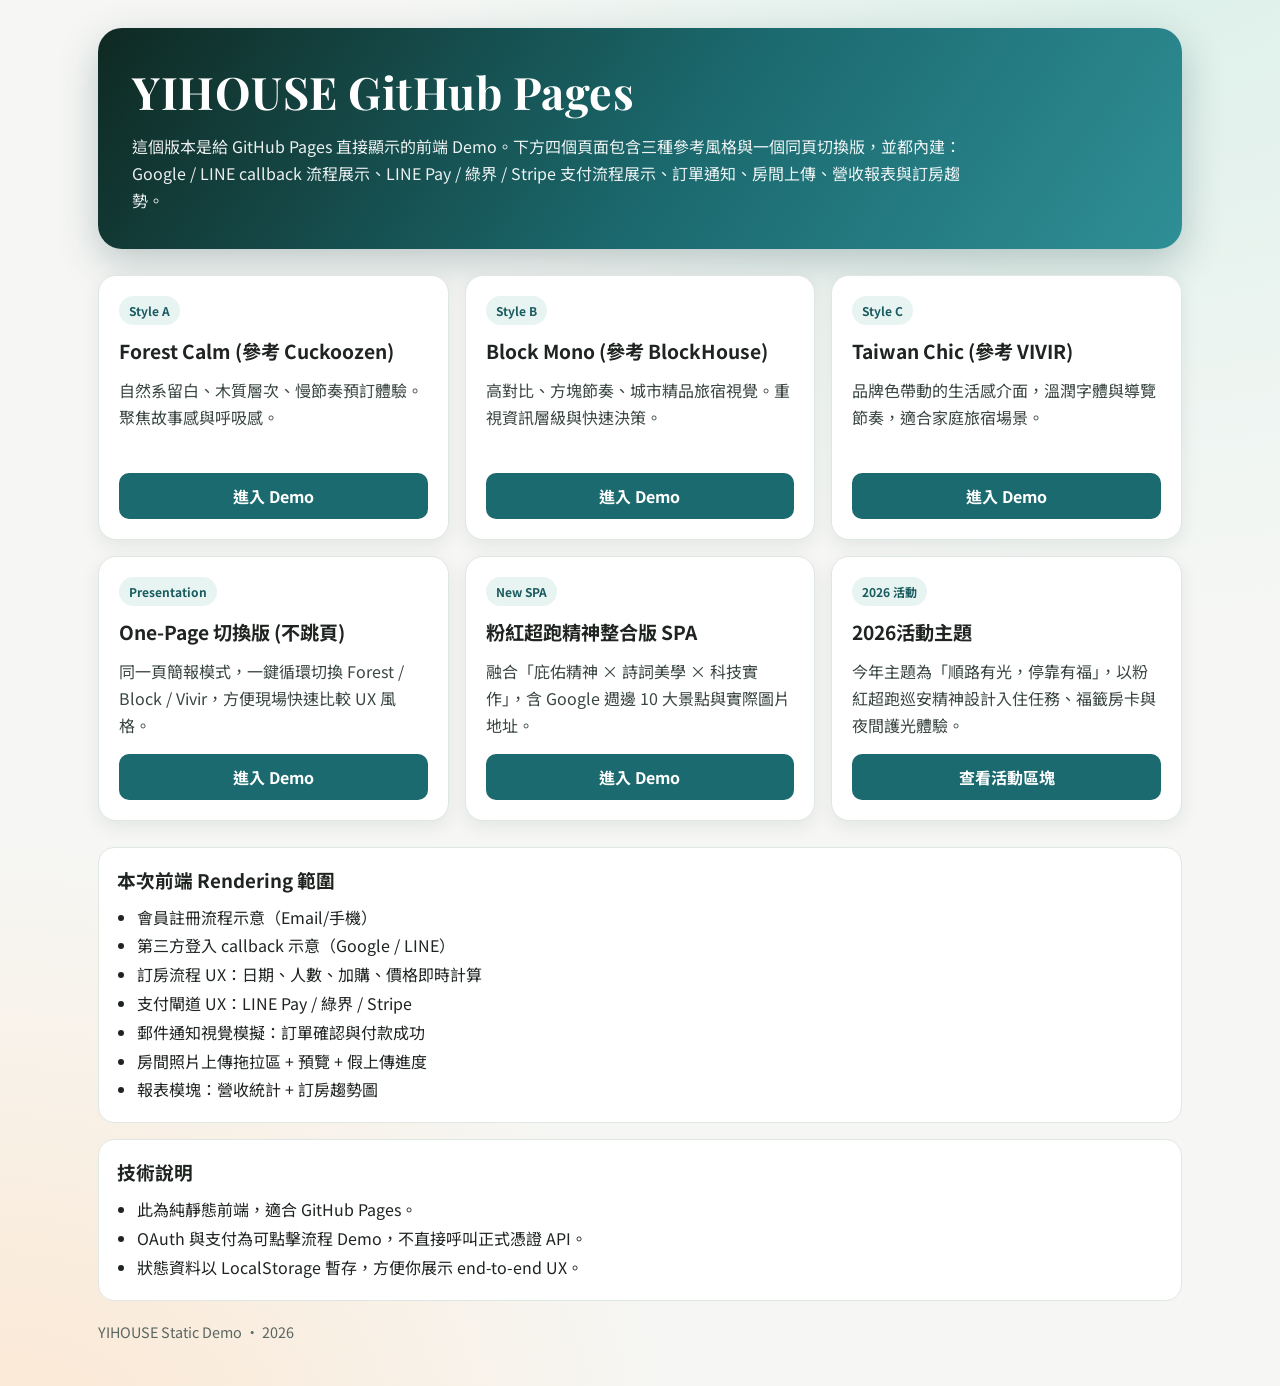
<file: index.html>
<!DOCTYPE html>
<html lang="zh-Hant">
<head>
  <meta charset="UTF-8" />
  <meta name="viewport" content="width=device-width, initial-scale=1.0" />
  <title>YIHOUSE Static Demo Hub</title>
  <link rel="preconnect" href="https://fonts.googleapis.com">
  <link rel="preconnect" href="https://fonts.gstatic.com" crossorigin>
  <link href="https://fonts.googleapis.com/css2?family=Noto+Sans+TC:wght@300;400;500;700;900&family=Playfair+Display:wght@500;700&display=swap" rel="stylesheet">
  <style>
    :root {
      --bg: #f6f7f5;
      --ink: #1f2421;
      --card: #ffffff;
      --accent: #1b6a6f;
      --accent-2: #f4a259;
      --line: #dfe7e2;
    }
    * { box-sizing: border-box; }
    body {
      margin: 0;
      font-family: "Noto Sans TC", sans-serif;
      color: var(--ink);
      background:
        radial-gradient(circle at 90% -10%, #d9efe8 0%, rgba(217,239,232,0) 40%),
        radial-gradient(circle at 0% 110%, #fce6cf 0%, rgba(252,230,207,0) 35%),
        var(--bg);
      min-height: 100vh;
    }
    .wrap {
      max-width: 1120px;
      margin: 0 auto;
      padding: 28px 18px 44px;
    }
    .hero {
      background: linear-gradient(125deg, #0f2922 0%, #1b6a6f 55%, #2f8f96 100%);
      color: #fff;
      border-radius: 24px;
      padding: 34px;
      box-shadow: 0 14px 40px rgba(10, 50, 55, 0.24);
    }
    .hero h1 {
      margin: 0;
      font-size: clamp(1.7rem, 4vw, 2.8rem);
      font-family: "Playfair Display", serif;
      letter-spacing: .5px;
    }
    .hero p {
      margin: 12px 0 0;
      opacity: .92;
      line-height: 1.7;
      max-width: 840px;
    }
    .grid {
      margin-top: 26px;
      display: grid;
      gap: 16px;
      grid-template-columns: repeat(auto-fit, minmax(260px, 1fr));
    }
    .card {
      background: var(--card);
      border: 1px solid var(--line);
      border-radius: 18px;
      padding: 20px;
      display: flex;
      flex-direction: column;
      gap: 12px;
      box-shadow: 0 6px 18px rgba(14, 33, 29, 0.08);
    }
    .tag {
      display: inline-flex;
      width: fit-content;
      padding: 6px 10px;
      border-radius: 999px;
      font-size: 12px;
      font-weight: 700;
      background: #e8f4f2;
      color: #195b5f;
    }
    .card h2 {
      margin: 0;
      font-size: 1.2rem;
    }
    .card p {
      margin: 0;
      line-height: 1.7;
      color: #3a4642;
      min-height: 84px;
    }
    .btn {
      text-decoration: none;
      padding: 11px 14px;
      border-radius: 10px;
      font-weight: 700;
      color: #fff;
      background: var(--accent);
      text-align: center;
      transition: transform .2s ease, box-shadow .2s ease;
    }
    .btn:hover {
      transform: translateY(-2px);
      box-shadow: 0 8px 18px rgba(20, 94, 99, .28);
    }
    .stack {
      margin-top: 26px;
      display: grid;
      grid-template-columns: 1fr;
      gap: 16px;
    }
    .panel {
      background: #fff;
      border: 1px solid var(--line);
      border-radius: 16px;
      padding: 18px;
    }
    .panel h3 { margin: 0 0 10px; }
    .panel ul {
      margin: 0;
      padding-left: 20px;
      line-height: 1.8;
    }
    footer {
      margin-top: 20px;
      color: #5a6662;
      font-size: .9rem;
    }
  </style>
</head>
<body>
  <main class="wrap">
    <section class="hero">
      <h1>YIHOUSE GitHub Pages</h1>
      <p>
        這個版本是給 GitHub Pages 直接顯示的前端 Demo。下方四個頁面包含三種參考風格與一個同頁切換版，並都內建：
        Google / LINE callback 流程展示、LINE Pay / 綠界 / Stripe 支付流程展示、訂單通知、房間上傳、營收報表與訂房趨勢。
      </p>
    </section>

    <section class="grid">
      <article class="card">
        <span class="tag">Style A</span>
        <h2>Forest Calm (參考 Cuckoozen)</h2>
        <p>自然系留白、木質層次、慢節奏預訂體驗。聚焦故事感與呼吸感。</p>
        <a class="btn" href="demo-forest.html">進入 Demo</a>
      </article>
      <article class="card">
        <span class="tag">Style B</span>
        <h2>Block Mono (參考 BlockHouse)</h2>
        <p>高對比、方塊節奏、城市精品旅宿視覺。重視資訊層級與快速決策。</p>
        <a class="btn" href="demo-block.html">進入 Demo</a>
      </article>
      <article class="card">
        <span class="tag">Style C</span>
        <h2>Taiwan Chic (參考 VIVIR)</h2>
        <p>品牌色帶動的生活感介面，溫潤字體與導覽節奏，適合家庭旅宿場景。</p>
        <a class="btn" href="demo-vivir.html">進入 Demo</a>
      </article>
      <article class="card">
        <span class="tag">Presentation</span>
        <h2>One-Page 切換版 (不跳頁)</h2>
        <p>同一頁簡報模式，一鍵循環切換 Forest / Block / Vivir，方便現場快速比較 UX 風格。</p>
        <a class="btn" href="demo-onepage.html">進入 Demo</a>
      </article>
      <article class="card">
        <span class="tag">New SPA</span>
        <h2>粉紅超跑精神整合版 SPA</h2>
        <p>融合「庇佑精神 × 詩詞美學 × 科技實作」，含 Google 週邊 10 大景點與實際圖片地址。</p>
        <a class="btn" href="demo-yiju-spa.html">進入 Demo</a>
      </article>
      <article class="card">
        <span class="tag">2026 活動</span>
        <h2>2026活動主題</h2>
        <p>今年主題為「順路有光，停靠有福」，以粉紅超跑巡安精神設計入住任務、福籤房卡與夜間護光體驗。</p>
        <a class="btn" href="demo-yiju-spa.html">查看活動區塊</a>
      </article>
    </section>

    <section class="stack">
      <div class="panel">
        <h3>本次前端 Rendering 範圍</h3>
        <ul>
          <li>會員註冊流程示意（Email/手機）</li>
          <li>第三方登入 callback 示意（Google / LINE）</li>
          <li>訂房流程 UX：日期、人數、加購、價格即時計算</li>
          <li>支付閘道 UX：LINE Pay / 綠界 / Stripe</li>
          <li>郵件通知視覺模擬：訂單確認與付款成功</li>
          <li>房間照片上傳拖拉區 + 預覽 + 假上傳進度</li>
          <li>報表模塊：營收統計 + 訂房趨勢圖</li>
        </ul>
      </div>
      <div class="panel">
        <h3>技術說明</h3>
        <ul>
          <li>此為純靜態前端，適合 GitHub Pages。</li>
          <li>OAuth 與支付為可點擊流程 Demo，不直接呼叫正式憑證 API。</li>
          <li>狀態資料以 LocalStorage 暫存，方便你展示 end-to-end UX。</li>
        </ul>
      </div>
    </section>
    <footer>YIHOUSE Static Demo · 2026</footer>
  </main>
</body>
</html>
</file>
